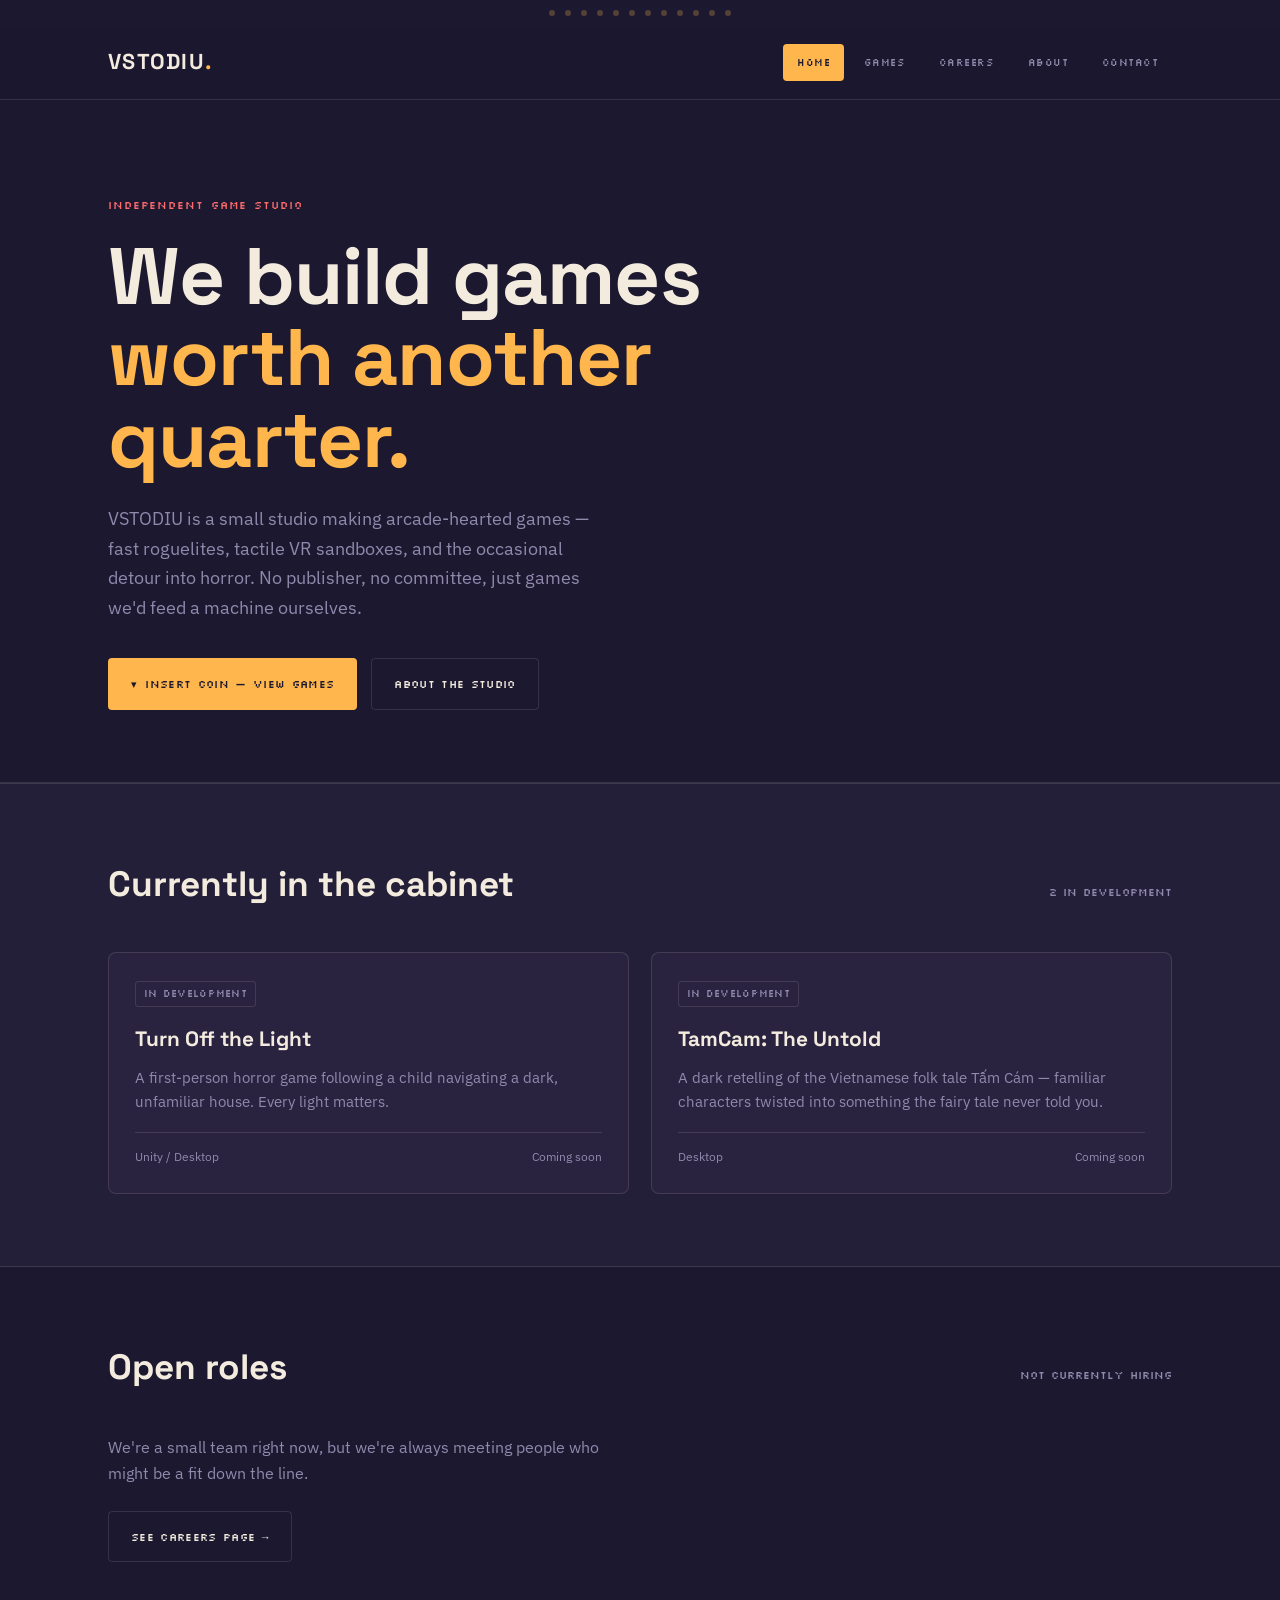
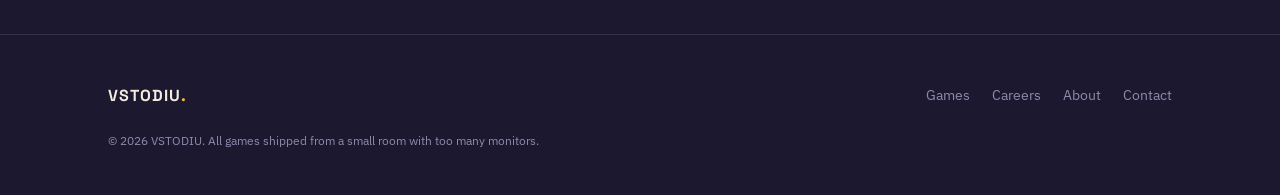
<file: index.html>
<!DOCTYPE html>
<html lang="en">
<head>
<meta charset="UTF-8">
<meta name="viewport" content="width=device-width, initial-scale=1.0">
<title>VSTODIU — Games worth another quarter</title>
<meta name="description" content="VSTODIU is a small independent game studio building arcade-hearted games for VR, desktop, and web.">
<link rel="preconnect" href="https://fonts.googleapis.com">
<link href="https://fonts.googleapis.com/css2?family=Space+Grotesk:wght@500;700&family=Silkscreen&family=IBM+Plex+Sans:wght@400;500;600&display=swap" rel="stylesheet">
<link rel="stylesheet" href="styles.css">
</head>
<body>

<div class="marquee-strip" aria-hidden="true">
  <span style="animation-delay:0s"></span><span style="animation-delay:0.15s"></span><span style="animation-delay:0.3s"></span>
  <span style="animation-delay:0.45s"></span><span style="animation-delay:0.6s"></span><span style="animation-delay:0.75s"></span>
  <span style="animation-delay:0.9s"></span><span style="animation-delay:1.05s"></span><span style="animation-delay:1.2s"></span>
  <span style="animation-delay:1.35s"></span><span style="animation-delay:1.5s"></span><span style="animation-delay:1.65s"></span>
</div>

<header class="site-header">
  <div class="nav-row">
    <a href="index.html" class="wordmark">VSTODIU<span class="dot">.</span></a>
    <button class="nav-toggle" aria-label="Toggle menu" aria-expanded="false">☰</button>
    <nav class="primary-nav">
      <a href="index.html" class="active">Home</a>
      <a href="games.html">Games</a>
      <a href="careers.html">Careers</a>
      <a href="about.html">About</a>
      <a href="about.html#contact">Contact</a>
    </nav>
  </div>
</header>

<main>
  <section class="hero">
    <div class="wrap">
      <span class="eyebrow">Independent game studio</span>
      <h1>We build games <span class="amber">worth another quarter.</span></h1>
      <p class="lede">VSTODIU is a small studio making arcade-hearted games — fast roguelites, tactile VR sandboxes, and the occasional detour into horror. No publisher, no committee, just games we'd feed a machine ourselves.</p>
      <div class="hero-actions">
        <a href="games.html" class="btn btn-primary"><span class="slot">▾</span> Insert coin — view games</a>
        <a href="about.html" class="btn btn-ghost">About the studio</a>
      </div>
    </div>
  </section>

  <section class="alt">
    <div class="wrap">
      <div class="section-head">
        <h2>Currently in the cabinet</h2>
        <span class="count">2 in development</span>
      </div>
      <div class="game-grid">
        <div class="game-card">
          <span class="tag wip">In development</span>
          <h3>Turn Off the Light</h3>
          <p>A first-person horror game following a child navigating a dark, unfamiliar house. Every light matters.</p>
          <div class="meta"><span>Unity / Desktop</span><span>Coming soon</span></div>
        </div>
        <div class="game-card">
          <span class="tag wip">In development</span>
          <h3>TamCam: The Untold</h3>
          <p>A dark retelling of the Vietnamese folk tale Tấm Cám — familiar characters twisted into something the fairy tale never told you.</p>
          <div class="meta"><span>Desktop</span><span>Coming soon</span></div>
        </div>
      </div>
    </div>
  </section>

  <section>
    <div class="wrap">
      <div class="section-head">
        <h2>Open roles</h2>
        <span class="count">Not currently hiring</span>
      </div>
      <p style="color: var(--dim-violet); max-width: 52ch;">We're a small team right now, but we're always meeting people who might be a fit down the line.</p>
      <div class="hero-actions" style="margin-top: 24px;">
        <a href="careers.html" class="btn btn-ghost">See careers page →</a>
      </div>
    </div>
  </section>
</main>

<footer class="site-footer">
  <div class="wrap">
    <div class="footer-row">
      <a href="index.html" class="wordmark" style="font-size: 1rem;">VSTODIU<span class="dot">.</span></a>
      <div class="footer-links">
        <a href="games.html">Games</a>
        <a href="careers.html">Careers</a>
        <a href="about.html">About</a>
        <a href="about.html#contact">Contact</a>
      </div>
    </div>
    <p class="footer-note">© 2026 VSTODIU. All games shipped from a small room with too many monitors.</p>
  </div>
</footer>

<script src="nav.js"></script>
</body>
</html>
</file>
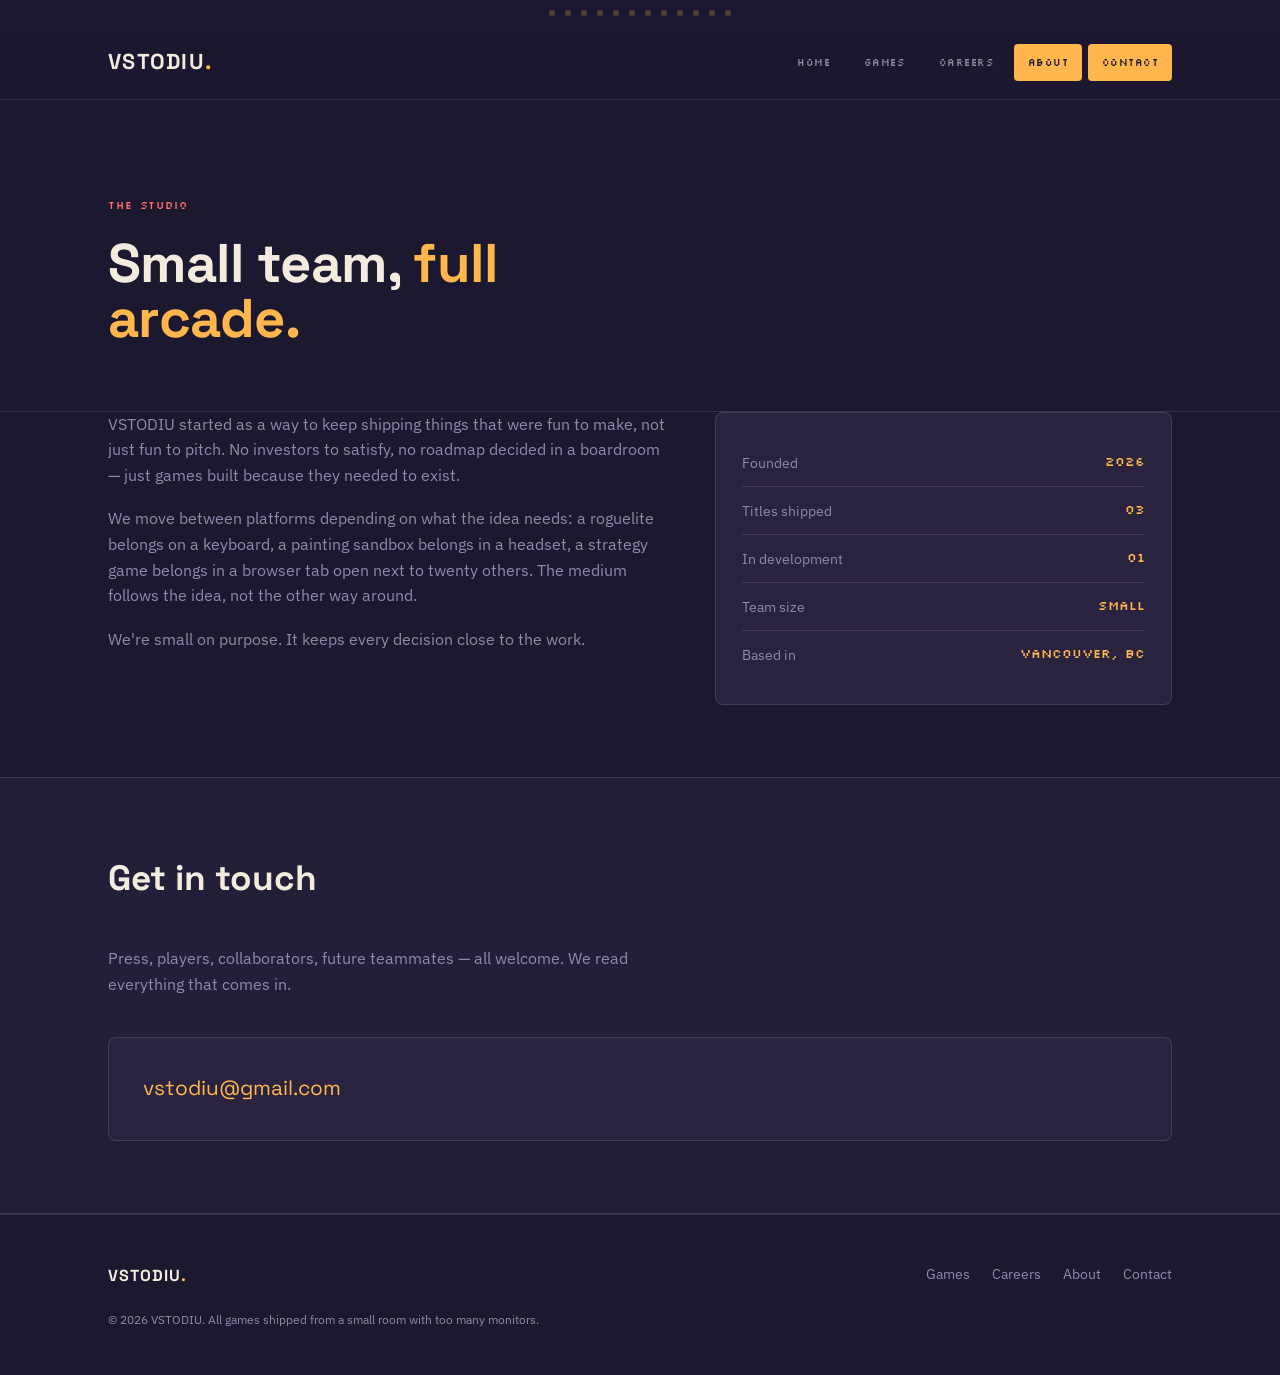
<file: about.html>
<!DOCTYPE html>
<html lang="en">
<head>
<meta charset="UTF-8">
<meta name="viewport" content="width=device-width, initial-scale=1.0">
<title>About — VSTODIU</title>
<meta name="description" content="Who VSTODIU is, and how to reach us.">
<link rel="preconnect" href="https://fonts.googleapis.com">
<link href="https://fonts.googleapis.com/css2?family=Space+Grotesk:wght@500;700&family=Silkscreen&family=IBM+Plex+Sans:wght@400;500;600&display=swap" rel="stylesheet">
<link rel="stylesheet" href="styles.css">
</head>
<body>

<div class="marquee-strip" aria-hidden="true">
  <span style="animation-delay:0s"></span><span style="animation-delay:0.15s"></span><span style="animation-delay:0.3s"></span>
  <span style="animation-delay:0.45s"></span><span style="animation-delay:0.6s"></span><span style="animation-delay:0.75s"></span>
  <span style="animation-delay:0.9s"></span><span style="animation-delay:1.05s"></span><span style="animation-delay:1.2s"></span>
  <span style="animation-delay:1.35s"></span><span style="animation-delay:1.5s"></span><span style="animation-delay:1.65s"></span>
</div>

<header class="site-header">
  <div class="nav-row">
    <a href="index.html" class="wordmark">VSTODIU<span class="dot">.</span></a>
    <button class="nav-toggle" aria-label="Toggle menu" aria-expanded="false">☰</button>
    <nav class="primary-nav">
      <a href="index.html">Home</a>
      <a href="games.html">Games</a>
      <a href="careers.html">Careers</a>
      <a href="about.html" class="active">About</a>
      <a href="about.html#contact" class="active">Contact</a>
    </nav>
  </div>
</header>

<main>
  <section class="hero" style="padding-bottom: 40px;">
    <div class="wrap">
      <span class="eyebrow">The studio</span>
      <h1 style="font-size: clamp(2.2rem, 5vw, 3.4rem);">Small team, <span class="amber">full arcade.</span></h1>
    </div>
  </section>

  <section style="padding-top: 0;">
    <div class="wrap about-grid">
      <div>
        <p>VSTODIU started as a way to keep shipping things that were fun to make, not just fun to pitch. No investors to satisfy, no roadmap decided in a boardroom — just games built because they needed to exist.</p>
        <p>We move between platforms depending on what the idea needs: a roguelite belongs on a keyboard, a painting sandbox belongs in a headset, a strategy game belongs in a browser tab open next to twenty others. The medium follows the idea, not the other way around.</p>
        <p>We're small on purpose. It keeps every decision close to the work.</p>
      </div>
      <div class="stat-block">
        <div class="stat"><span class="label">Founded</span><span class="value">2026</span></div>
        <div class="stat"><span class="label">Titles shipped</span><span class="value">03</span></div>
        <div class="stat"><span class="label">In development</span><span class="value">01</span></div>
        <div class="stat"><span class="label">Team size</span><span class="value">Small</span></div>
        <div class="stat"><span class="label">Based in</span><span class="value">Vancouver, BC</span></div>
      </div>
    </div>
  </section>

  <section class="alt" id="contact">
    <div class="wrap">
      <div class="section-head">
        <h2>Get in touch</h2>
      </div>
      <p style="color: var(--dim-violet); max-width: 52ch;">Press, players, collaborators, future teammates — all welcome. We read everything that comes in.</p>
      <div class="contact-panel">
        <a class="email" href="mailto:vstodiu@gmail.com">vstodiu@gmail.com</a>
      </div>
    </div>
  </section>
</main>

<footer class="site-footer">
  <div class="wrap">
    <div class="footer-row">
      <a href="index.html" class="wordmark" style="font-size: 1rem;">VSTODIU<span class="dot">.</span></a>
      <div class="footer-links">
        <a href="games.html">Games</a>
        <a href="careers.html">Careers</a>
        <a href="about.html">About</a>
        <a href="about.html#contact">Contact</a>
      </div>
    </div>
    <p class="footer-note">© 2026 VSTODIU. All games shipped from a small room with too many monitors.</p>
  </div>
</footer>

<script src="nav.js"></script>
</body>
</html>
</file>
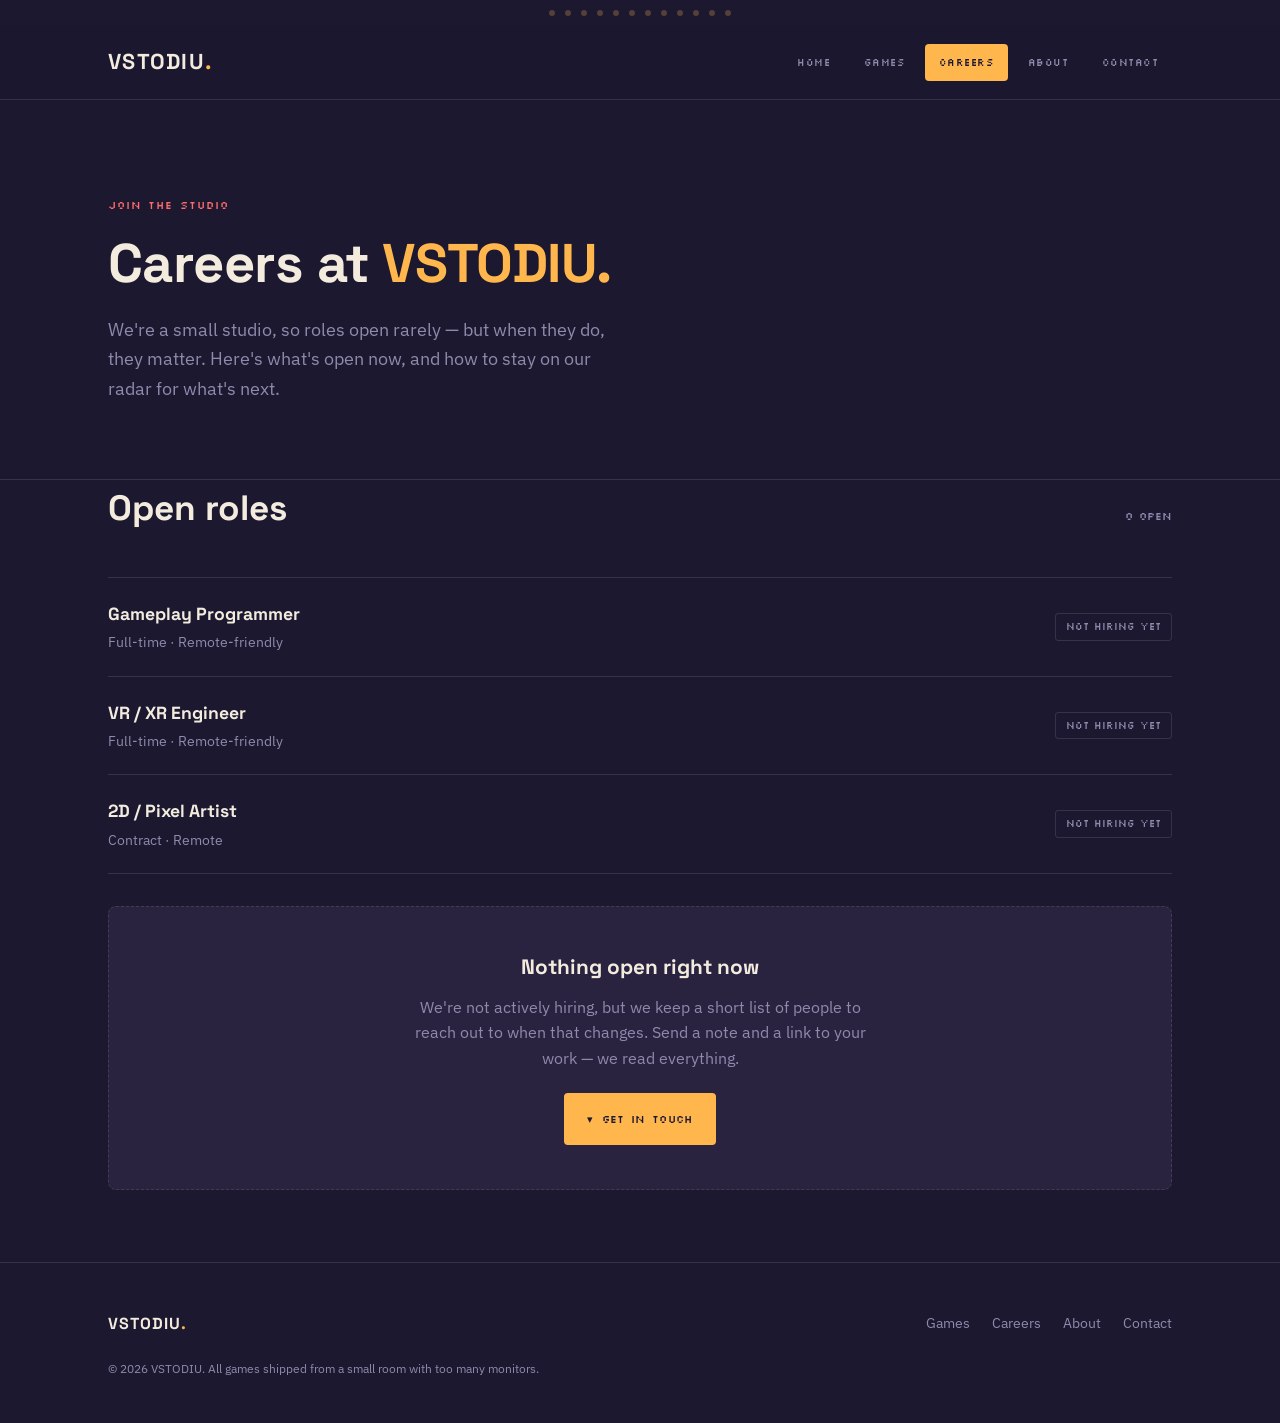
<file: careers.html>
<!DOCTYPE html>
<html lang="en">
<head>
<meta charset="UTF-8">
<meta name="viewport" content="width=device-width, initial-scale=1.0">
<title>Careers — VSTODIU</title>
<meta name="description" content="Open roles at VSTODIU, and where to reach us if there's nothing listed yet.">
<link rel="preconnect" href="https://fonts.googleapis.com">
<link href="https://fonts.googleapis.com/css2?family=Space+Grotesk:wght@500;700&family=Silkscreen&family=IBM+Plex+Sans:wght@400;500;600&display=swap" rel="stylesheet">
<link rel="stylesheet" href="styles.css">
</head>
<body>

<div class="marquee-strip" aria-hidden="true">
  <span style="animation-delay:0s"></span><span style="animation-delay:0.15s"></span><span style="animation-delay:0.3s"></span>
  <span style="animation-delay:0.45s"></span><span style="animation-delay:0.6s"></span><span style="animation-delay:0.75s"></span>
  <span style="animation-delay:0.9s"></span><span style="animation-delay:1.05s"></span><span style="animation-delay:1.2s"></span>
  <span style="animation-delay:1.35s"></span><span style="animation-delay:1.5s"></span><span style="animation-delay:1.65s"></span>
</div>

<header class="site-header">
  <div class="nav-row">
    <a href="index.html" class="wordmark">VSTODIU<span class="dot">.</span></a>
    <button class="nav-toggle" aria-label="Toggle menu" aria-expanded="false">☰</button>
    <nav class="primary-nav">
      <a href="index.html">Home</a>
      <a href="games.html">Games</a>
      <a href="careers.html" class="active">Careers</a>
      <a href="about.html">About</a>
      <a href="about.html#contact">Contact</a>
    </nav>
  </div>
</header>

<main>
  <section class="hero" style="padding-bottom: 40px;">
    <div class="wrap">
      <span class="eyebrow">Join the studio</span>
      <h1 style="font-size: clamp(2.2rem, 5vw, 3.4rem);">Careers at <span class="amber">VSTODIU.</span></h1>
      <p class="lede">We're a small studio, so roles open rarely — but when they do, they matter. Here's what's open now, and how to stay on our radar for what's next.</p>
    </div>
  </section>

  <section style="padding-top: 0;">
    <div class="wrap">
      <div class="section-head">
        <h2>Open roles</h2>
        <span class="count">0 open</span>
      </div>

      <div class="role-list">
        <div class="role-row">
          <div>
            <h3>Gameplay Programmer</h3>
            <div class="role-meta">Full-time · Remote-friendly</div>
          </div>
          <span class="status-pill">Not hiring yet</span>
        </div>
        <div class="role-row">
          <div>
            <h3>VR / XR Engineer</h3>
            <div class="role-meta">Full-time · Remote-friendly</div>
          </div>
          <span class="status-pill">Not hiring yet</span>
        </div>
        <div class="role-row">
          <div>
            <h3>2D / Pixel Artist</h3>
            <div class="role-meta">Contract · Remote</div>
          </div>
          <span class="status-pill">Not hiring yet</span>
        </div>
      </div>

      <div class="empty-panel">
        <h3>Nothing open right now</h3>
        <p>We're not actively hiring, but we keep a short list of people to reach out to when that changes. Send a note and a link to your work — we read everything.</p>
        <a href="about.html#contact" class="btn btn-primary"><span class="slot">▾</span> Get in touch</a>
      </div>
    </div>
  </section>
</main>

<footer class="site-footer">
  <div class="wrap">
    <div class="footer-row">
      <a href="index.html" class="wordmark" style="font-size: 1rem;">VSTODIU<span class="dot">.</span></a>
      <div class="footer-links">
        <a href="games.html">Games</a>
        <a href="careers.html">Careers</a>
        <a href="about.html">About</a>
        <a href="about.html#contact">Contact</a>
      </div>
    </div>
    <p class="footer-note">© 2026 VSTODIU. All games shipped from a small room with too many monitors.</p>
  </div>
</footer>

<script src="nav.js"></script>
</body>
</html>
</file>
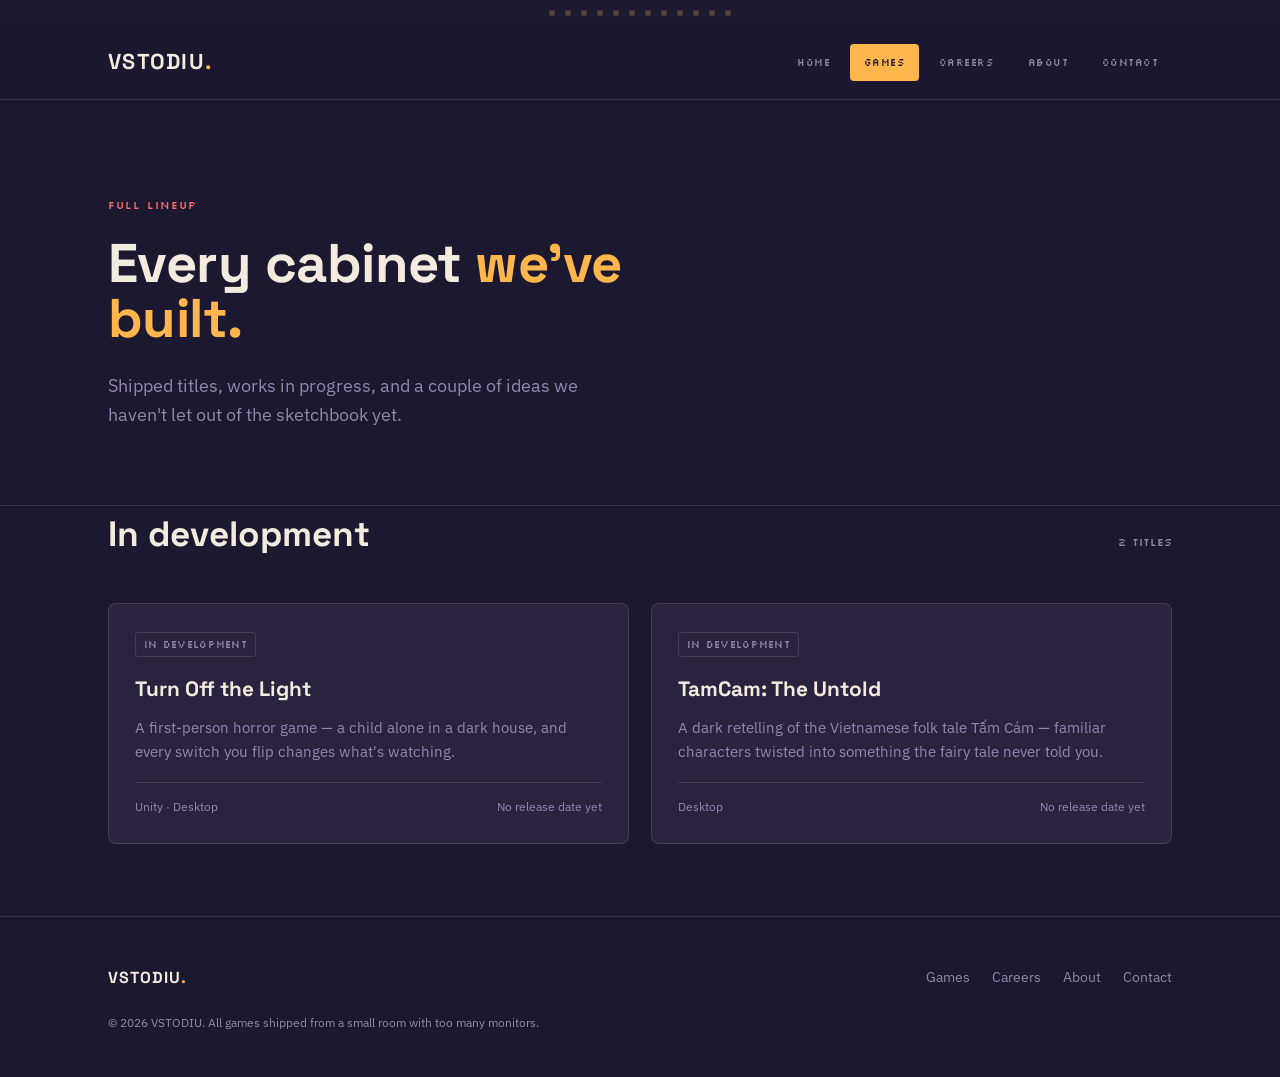
<file: games.html>
<!DOCTYPE html>
<html lang="en">
<head>
<meta charset="UTF-8">
<meta name="viewport" content="width=device-width, initial-scale=1.0">
<title>Games — VSTODIU</title>
<meta name="description" content="Every game VSTODIU has shipped, is building, or is dreaming about.">
<link rel="preconnect" href="https://fonts.googleapis.com">
<link href="https://fonts.googleapis.com/css2?family=Space+Grotesk:wght@500;700&family=Silkscreen&family=IBM+Plex+Sans:wght@400;500;600&display=swap" rel="stylesheet">
<link rel="stylesheet" href="styles.css">
</head>
<body>

<div class="marquee-strip" aria-hidden="true">
  <span style="animation-delay:0s"></span><span style="animation-delay:0.15s"></span><span style="animation-delay:0.3s"></span>
  <span style="animation-delay:0.45s"></span><span style="animation-delay:0.6s"></span><span style="animation-delay:0.75s"></span>
  <span style="animation-delay:0.9s"></span><span style="animation-delay:1.05s"></span><span style="animation-delay:1.2s"></span>
  <span style="animation-delay:1.35s"></span><span style="animation-delay:1.5s"></span><span style="animation-delay:1.65s"></span>
</div>

<header class="site-header">
  <div class="nav-row">
    <a href="index.html" class="wordmark">VSTODIU<span class="dot">.</span></a>
    <button class="nav-toggle" aria-label="Toggle menu" aria-expanded="false">☰</button>
    <nav class="primary-nav">
      <a href="index.html">Home</a>
      <a href="games.html" class="active">Games</a>
      <a href="careers.html">Careers</a>
      <a href="about.html">About</a>
      <a href="about.html#contact">Contact</a>
    </nav>
  </div>
</header>

<main>
  <section class="hero" style="padding-bottom: 40px;">
    <div class="wrap">
      <span class="eyebrow">Full lineup</span>
      <h1 style="font-size: clamp(2.2rem, 5vw, 3.4rem);">Every cabinet <span class="amber">we've built.</span></h1>
      <p class="lede">Shipped titles, works in progress, and a couple of ideas we haven't let out of the sketchbook yet.</p>
    </div>
  </section>

  <section style="padding-top: 0;">
    <div class="wrap">
      <div class="section-head">
        <h2>In development</h2>
        <span class="count">2 titles</span>
      </div>
      <div class="game-grid">
        <div class="game-card">
          <span class="tag wip">In development</span>
          <h3>Turn Off the Light</h3>
          <p>A first-person horror game — a child alone in a dark house, and every switch you flip changes what's watching.</p>
          <div class="meta"><span>Unity · Desktop</span><span>No release date yet</span></div>
        </div>
        <div class="game-card">
          <span class="tag wip">In development</span>
          <h3>TamCam: The Untold</h3>
          <p>A dark retelling of the Vietnamese folk tale Tấm Cám — familiar characters twisted into something the fairy tale never told you.</p>
          <div class="meta"><span>Desktop</span><span>No release date yet</span></div>
        </div>
      </div>
    </div>
  </section>
</main>

<footer class="site-footer">
  <div class="wrap">
    <div class="footer-row">
      <a href="index.html" class="wordmark" style="font-size: 1rem;">VSTODIU<span class="dot">.</span></a>
      <div class="footer-links">
        <a href="games.html">Games</a>
        <a href="careers.html">Careers</a>
        <a href="about.html">About</a>
        <a href="about.html#contact">Contact</a>
      </div>
    </div>
    <p class="footer-note">© 2026 VSTODIU. All games shipped from a small room with too many monitors.</p>
  </div>
</footer>

<script src="nav.js"></script>
</body>
</html>
</file>
<file: styles.css>
/* ===========================================================
   VSTODIU — Game Studio
   Design tokens: arcade cabinet marquee
   =========================================================== */

:root {
  --marquee-indigo: #1c1830;
  --cabinet-plum: #2a2340;
  --panel-plum: #241f38;
  --marquee-amber: #ffb74d;
  --ticket-coral: #ff6b6b;
  --cream: #f3ecde;
  --dim-violet: #9089ac;
  --line: rgba(243, 236, 222, 0.12);

  --font-display: 'Space Grotesk', sans-serif;
  --font-label: 'Silkscreen', monospace;
  --font-body: 'IBM Plex Sans', sans-serif;

  --max-w: 1120px;
}

* { box-sizing: border-box; }

html {
  scroll-behavior: smooth;
}

body {
  margin: 0;
  background: var(--marquee-indigo);
  color: var(--cream);
  font-family: var(--font-body);
  font-size: 16px;
  line-height: 1.6;
  -webkit-font-smoothing: antialiased;
}

@media (prefers-reduced-motion: reduce) {
  * { animation-duration: 0.001ms !important; animation-iteration-count: 1 !important; transition-duration: 0.001ms !important; }
}

a { color: inherit; text-decoration: none; }

img { max-width: 100%; display: block; }

.wrap {
  max-width: var(--max-w);
  margin: 0 auto;
  padding: 0 28px;
}

/* ---------- Marquee light strip (signature element) ---------- */
.marquee-strip {
  display: flex;
  gap: 10px;
  padding: 10px 28px;
  background: #14112400;
  overflow: hidden;
  justify-content: center;
}
.marquee-strip span {
  width: 6px;
  height: 6px;
  border-radius: 50%;
  background: var(--marquee-amber);
  opacity: 0.25;
  box-shadow: 0 0 0 rgba(255, 183, 77, 0);
  animation: bulb-cycle 3.2s infinite;
}
@keyframes bulb-cycle {
  0%, 100% { opacity: 0.2; box-shadow: 0 0 0 rgba(255,183,77,0); }
  50% { opacity: 1; box-shadow: 0 0 8px rgba(255,183,77,0.9); }
}

/* ---------- Header / nav ---------- */
header.site-header {
  border-bottom: 1px solid var(--line);
  position: sticky;
  top: 0;
  background: rgba(28, 24, 48, 0.92);
  backdrop-filter: blur(6px);
  z-index: 20;
}

.nav-row {
  display: flex;
  align-items: center;
  justify-content: space-between;
  padding: 18px 28px;
  max-width: var(--max-w);
  margin: 0 auto;
}

.wordmark {
  font-family: var(--font-display);
  font-weight: 700;
  font-size: 1.35rem;
  letter-spacing: 0.06em;
  color: var(--cream);
}
.wordmark .dot { color: var(--marquee-amber); }

nav.primary-nav {
  display: flex;
  gap: 6px;
}
nav.primary-nav a {
  font-family: var(--font-label);
  font-size: 0.65rem;
  letter-spacing: 0.04em;
  color: var(--dim-violet);
  padding: 10px 14px;
  border-radius: 4px;
  transition: color 0.15s ease, background 0.15s ease;
  text-transform: uppercase;
}
nav.primary-nav a:hover,
nav.primary-nav a:focus-visible {
  color: var(--marquee-amber);
  background: rgba(255, 183, 77, 0.08);
  outline: none;
}
nav.primary-nav a.active {
  color: var(--marquee-indigo);
  background: var(--marquee-amber);
}

.nav-toggle {
  display: none;
  background: none;
  border: 1px solid var(--line);
  color: var(--cream);
  font-size: 1.1rem;
  padding: 6px 10px;
  border-radius: 4px;
}

@media (max-width: 720px) {
  nav.primary-nav {
    display: none;
    flex-direction: column;
    width: 100%;
    padding: 8px 0 16px;
  }
  nav.primary-nav.open { display: flex; }
  .nav-toggle { display: block; }
  .nav-row { flex-wrap: wrap; }
}

/* ---------- Buttons ---------- */
.btn {
  display: inline-flex;
  align-items: center;
  gap: 8px;
  font-family: var(--font-label);
  font-size: 0.7rem;
  letter-spacing: 0.03em;
  text-transform: uppercase;
  padding: 16px 22px;
  border-radius: 4px;
  border: 1px solid transparent;
  cursor: pointer;
}
.btn-primary {
  background: var(--marquee-amber);
  color: var(--marquee-indigo);
}
.btn-primary:hover { background: #ffc670; }
.btn-primary .slot {
  display: inline-block;
  transition: transform 0.25s ease;
}
.btn-primary:hover .slot { transform: translateY(3px); }

.btn-ghost {
  background: transparent;
  color: var(--cream);
  border-color: var(--line);
}
.btn-ghost:hover { border-color: var(--marquee-amber); color: var(--marquee-amber); }

/* ---------- Hero ---------- */
.hero {
  padding: 96px 0 72px;
  border-bottom: 1px solid var(--line);
}
.eyebrow {
  font-family: var(--font-label);
  font-size: 0.7rem;
  letter-spacing: 0.08em;
  color: var(--ticket-coral);
  text-transform: uppercase;
  margin-bottom: 22px;
  display: block;
}
.hero h1 {
  font-family: var(--font-display);
  font-weight: 700;
  font-size: clamp(2.6rem, 7vw, 5rem);
  line-height: 1.02;
  letter-spacing: -0.01em;
  margin: 0 0 24px;
  max-width: 16ch;
}
.hero h1 .amber { color: var(--marquee-amber); }
.hero p.lede {
  font-size: 1.15rem;
  color: var(--dim-violet);
  max-width: 46ch;
  margin: 0 0 36px;
}
.hero-actions {
  display: flex;
  gap: 14px;
  flex-wrap: wrap;
}

/* ---------- Section shared ---------- */
section { padding: 72px 0; }
section.alt { background: var(--panel-plum); border-top: 1px solid var(--line); border-bottom: 1px solid var(--line); }

.section-head {
  display: flex;
  align-items: baseline;
  justify-content: space-between;
  gap: 20px;
  margin-bottom: 40px;
  flex-wrap: wrap;
}
.section-head h2 {
  font-family: var(--font-display);
  font-size: clamp(1.6rem, 3vw, 2.2rem);
  margin: 0;
}
.section-head .count {
  font-family: var(--font-label);
  font-size: 0.7rem;
  color: var(--dim-violet);
  text-transform: uppercase;
}

/* ---------- Game cards ---------- */
.game-grid {
  display: grid;
  grid-template-columns: repeat(auto-fit, minmax(260px, 1fr));
  gap: 22px;
}
.game-card {
  background: var(--cabinet-plum);
  border: 1px solid var(--line);
  border-radius: 8px;
  padding: 26px;
  position: relative;
  transition: transform 0.18s ease, border-color 0.18s ease;
}
.game-card:hover { transform: translateY(-4px); border-color: rgba(255,183,77,0.4); }
.game-card .tag {
  font-family: var(--font-label);
  font-size: 0.6rem;
  letter-spacing: 0.03em;
  text-transform: uppercase;
  color: var(--marquee-amber);
  border: 1px solid rgba(255,183,77,0.35);
  padding: 4px 8px;
  border-radius: 3px;
  display: inline-block;
  margin-bottom: 16px;
}
.game-card .tag.wip { color: var(--dim-violet); border-color: var(--line); }
.game-card h3 {
  font-family: var(--font-display);
  font-size: 1.3rem;
  margin: 0 0 10px;
}
.game-card p {
  color: var(--dim-violet);
  font-size: 0.94rem;
  margin: 0 0 18px;
}
.game-card .meta {
  font-size: 0.78rem;
  color: var(--dim-violet);
  border-top: 1px solid var(--line);
  padding-top: 14px;
  display: flex;
  justify-content: space-between;
}

/* ---------- Careers ---------- */
.role-list { border-top: 1px solid var(--line); }
.role-row {
  display: flex;
  align-items: center;
  justify-content: space-between;
  padding: 22px 0;
  border-bottom: 1px solid var(--line);
  gap: 16px;
  flex-wrap: wrap;
}
.role-row h3 {
  font-family: var(--font-display);
  font-size: 1.1rem;
  margin: 0 0 4px;
}
.role-row .role-meta {
  font-size: 0.85rem;
  color: var(--dim-violet);
}
.status-pill {
  font-family: var(--font-label);
  font-size: 0.62rem;
  text-transform: uppercase;
  padding: 5px 10px;
  border-radius: 3px;
  border: 1px solid var(--line);
  color: var(--dim-violet);
  white-space: nowrap;
}

.empty-panel {
  background: var(--cabinet-plum);
  border: 1px dashed var(--line);
  border-radius: 8px;
  padding: 44px 32px;
  text-align: center;
  margin-top: 32px;
}
.empty-panel h3 {
  font-family: var(--font-display);
  margin: 0 0 10px;
  font-size: 1.3rem;
}
.empty-panel p {
  color: var(--dim-violet);
  max-width: 46ch;
  margin: 0 auto 22px;
}

/* ---------- About ---------- */
.about-grid {
  display: grid;
  grid-template-columns: 1.1fr 0.9fr;
  gap: 48px;
  align-items: start;
}
@media (max-width: 800px) {
  .about-grid { grid-template-columns: 1fr; }
}
.about-grid p { color: var(--dim-violet); margin: 0 0 18px; font-size: 1rem; }
.stat-block {
  background: var(--cabinet-plum);
  border: 1px solid var(--line);
  border-radius: 8px;
  padding: 26px;
}
.stat-block .stat {
  display: flex;
  justify-content: space-between;
  padding: 12px 0;
  border-bottom: 1px solid var(--line);
  font-size: 0.9rem;
}
.stat-block .stat:last-child { border-bottom: none; }
.stat-block .stat .label { color: var(--dim-violet); }
.stat-block .stat .value { color: var(--marquee-amber); font-family: var(--font-label); font-size: 0.8rem; }

/* ---------- Contact / footer ---------- */
footer.site-footer {
  border-top: 1px solid var(--line);
  padding: 48px 0 32px;
}
.footer-row {
  display: flex;
  justify-content: space-between;
  align-items: center;
  flex-wrap: wrap;
  gap: 20px;
}
.footer-links { display: flex; gap: 22px; flex-wrap: wrap; }
.footer-links a { font-size: 0.85rem; color: var(--dim-violet); }
.footer-links a:hover { color: var(--marquee-amber); }
.footer-note { font-size: 0.78rem; color: var(--dim-violet); margin-top: 22px; }

.contact-panel {
  background: var(--cabinet-plum);
  border: 1px solid var(--line);
  border-radius: 8px;
  padding: 34px;
  margin-top: 40px;
}
.contact-panel a.email {
  font-family: var(--font-display);
  font-size: 1.3rem;
  color: var(--marquee-amber);
}
</file>
